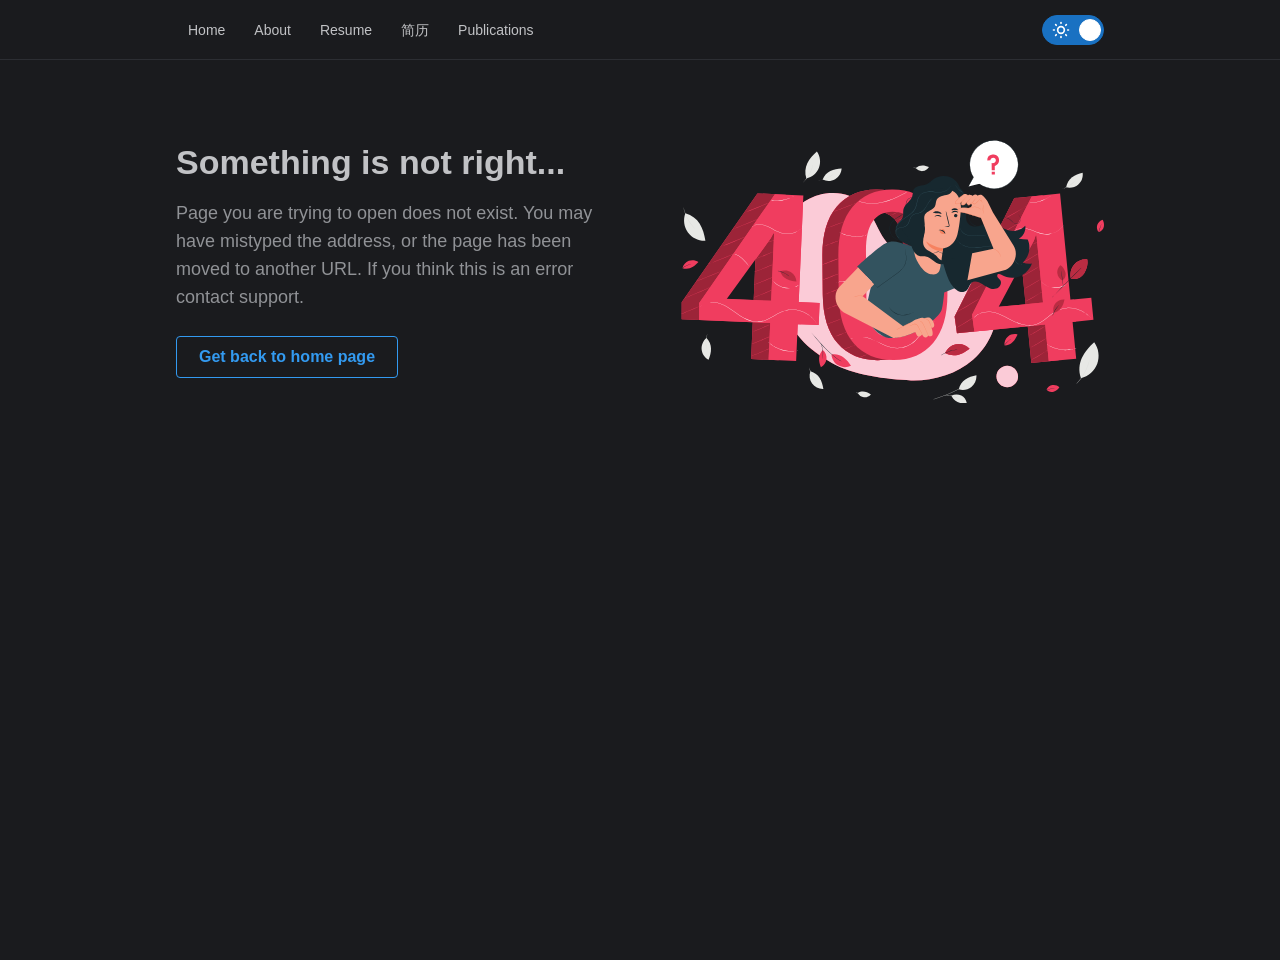
<file: index.html>
<!DOCTYPE html>
<html lang="en">
  <head>
    <meta charset="UTF-8" />
    <link rel="icon" type="image/svg+xml" href="/vite.svg" />
    <meta name="viewport" content="width=device-width, initial-scale=1.0" />
    <title>Hongle HomePage</title>
    <script type="module" crossorigin src="/assets/index-eb510d5a.js"></script>
    <link rel="stylesheet" href="/assets/index-6362439b.css">
  </head>
  <body>
    <div id="root"></div>
    
  </body>
</html>
</file>
<file: assets/index-6362439b.css>
._landingWrapper_pxb36_1{height:20vh;background-image:url(/assets/landing-bf8112e3.jpg);background-position:center;display:flex;justify-content:center;align-items:center}._inner_1svfz_1{height:90vh;width:100%;padding-top:50px;padding-left:50px;padding-right:50px}:root{font-family:Inter,system-ui,Avenir,Helvetica,Arial,sans-serif;line-height:1.5;font-weight:400;color-scheme:light dark;color:#ffffffde;background-color:#242424;font-synthesis:none;text-rendering:optimizeLegibility;-webkit-font-smoothing:antialiased;-moz-osx-font-smoothing:grayscale;-webkit-text-size-adjust:100%}@media (prefers-color-scheme: light){:root{color:#213547;background-color:#fff}}
</file>
